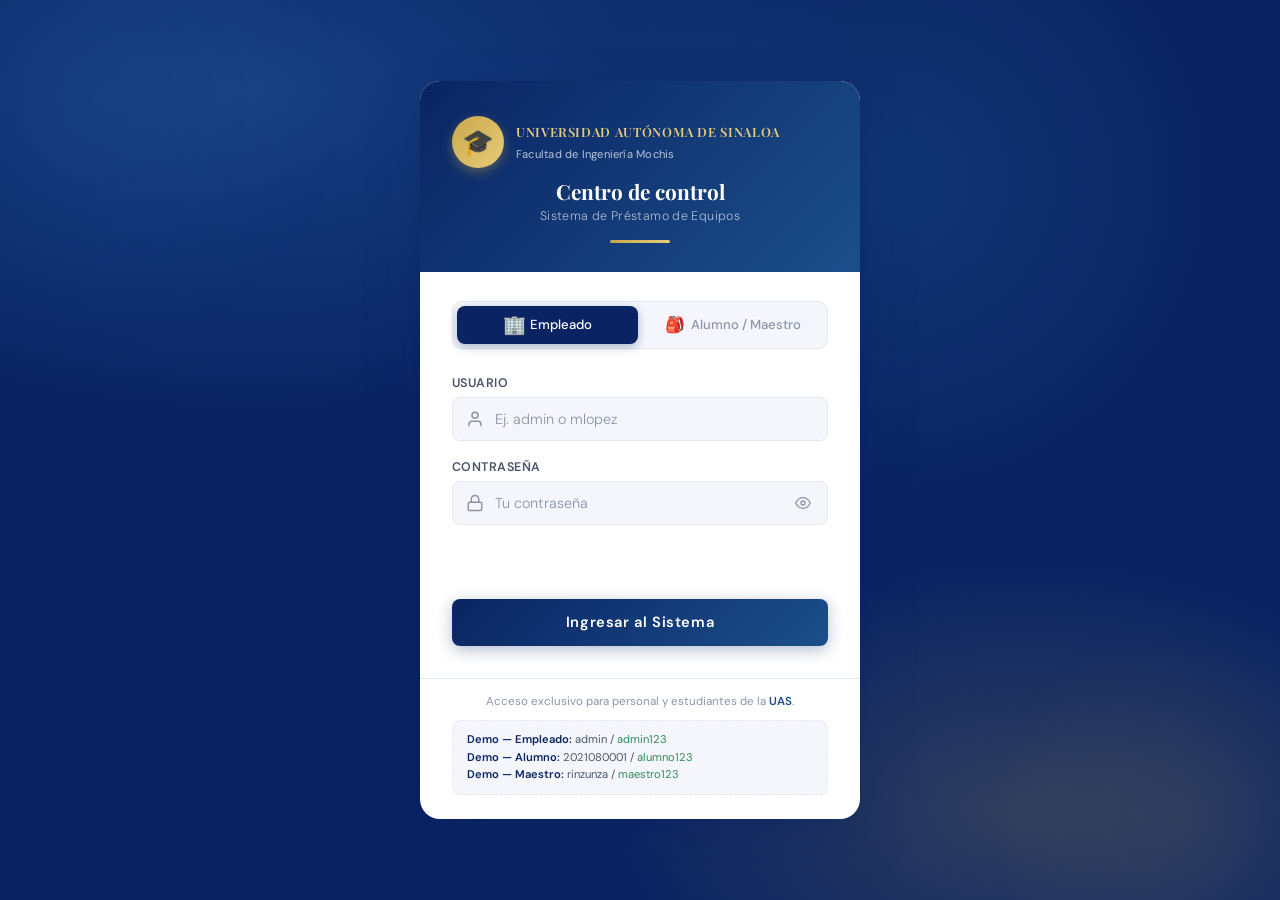
<file: index.html>
<!doctype html>
<html lang="es">
  <head>
    <meta charset="UTF-8" />
    <meta name="viewport" content="width=device-width, initial-scale=1.0" />
    <meta
      name="description"
      content="Sistema de Préstamo de Equipos — Facultad de Ingeniería Mochis, UAS"
    />
    <title>Acceso al Sistema | UAS — Préstamo de Equipos</title>

    <!-- Fuentes Google (cargadas aquí una sola vez; eliminado el @import duplicado en CSS) -->
    <link rel="preconnect" href="https://fonts.googleapis.com" />
    <link rel="preconnect" href="https://fonts.gstatic.com" crossorigin />
    <link
      href="https://fonts.googleapis.com/css2?family=DM+Sans:wght@300;400;500;600&family=Playfair+Display:wght@600;700&display=swap"
      rel="stylesheet"
    />

    <!-- Hojas de estilo -->
    <link rel="stylesheet" href="css/base.css" />
    <link rel="stylesheet" href="css/login.css" />
  </head>
  <body>
    <!-- ════════════════════════════════════════════════════════
       TARJETA DE LOGIN
  ═════════════════════════════════════════════════════════ -->
    <div
      class="login-card"
      role="main"
      aria-label="Formulario de inicio de sesión"
    >
      <!-- ── Cabecera institucional ──────────────────────────── -->
      <header class="card-header">
        <div class="logo-wrapper">
          <div class="logo-escudo" role="img" aria-label="Escudo UAS">🎓</div>
          <div class="logo-text">
            <span class="universidad">Universidad Autónoma de Sinaloa</span>
            <span class="facultad">Facultad de Ingeniería Mochis</span>
          </div>
        </div>
        <h1>Centro de control</h1>
        <p>Sistema de Préstamo de Equipos</p>
      </header>

      <!-- ── Cuerpo del formulario ───────────────────────────── -->
      <div class="card-body">
        <!-- Toggle de rol -->
        <div
          class="rol-switcher"
          role="group"
          aria-label="Seleccionar rol de acceso"
        >
          <button
            id="toggle-empleado"
            class="rol-btn active"
            type="button"
            aria-pressed="true"
            title="Acceder como Empleado"
          >
            <span class="icono" aria-hidden="true">🏢</span>
            Empleado
          </button>
          <button
            id="toggle-alumno"
            class="rol-btn"
            type="button"
            aria-pressed="false"
            title="Acceder como Alumno o Maestro"
          >
            <span class="icono" aria-hidden="true">🎒</span>
            Alumno / Maestro
          </button>
        </div>

        <!-- Campo: Usuario / Matrícula -->
        <div class="campo-grupo">
          <label for="input-usuario" id="label-usuario">Usuario</label>
          <div class="input-wrapper">
            <span class="input-icono" aria-hidden="true">
              <svg
                xmlns="http://www.w3.org/2000/svg"
                viewBox="0 0 24 24"
                fill="none"
                stroke="currentColor"
                stroke-width="2"
                stroke-linecap="round"
                stroke-linejoin="round"
              >
                <path d="M20 21v-2a4 4 0 0 0-4-4H8a4 4 0 0 0-4 4v2" />
                <circle cx="12" cy="7" r="4" />
              </svg>
            </span>
            <input
              type="text"
              id="input-usuario"
              name="usuario"
              placeholder="Ej. admin o mlopez"
              autocomplete="username"
              spellcheck="false"
              autocapitalize="none"
              aria-required="true"
              aria-describedby="error-msg"
            />
          </div>
        </div>

        <!-- Campo: Contraseña -->
        <div class="campo-grupo">
          <label for="input-password">Contraseña</label>
          <div class="input-wrapper">
            <span class="input-icono" aria-hidden="true">
              <svg
                xmlns="http://www.w3.org/2000/svg"
                viewBox="0 0 24 24"
                fill="none"
                stroke="currentColor"
                stroke-width="2"
                stroke-linecap="round"
                stroke-linejoin="round"
              >
                <rect x="3" y="11" width="18" height="11" rx="2" ry="2" />
                <path d="M7 11V7a5 5 0 0 1 10 0v4" />
              </svg>
            </span>
            <input
              type="password"
              id="input-password"
              name="password"
              placeholder="Tu contraseña"
              class="has-right-icon"
              autocomplete="current-password"
              aria-required="true"
              aria-describedby="error-msg"
            />
            <button
              type="button"
              id="btn-show-pass"
              class="btn-show-pass"
              aria-label="Mostrar contraseña"
              title="Mostrar / ocultar contraseña"
            >
              <svg
                xmlns="http://www.w3.org/2000/svg"
                viewBox="0 0 24 24"
                fill="none"
                stroke="currentColor"
                stroke-width="2"
                stroke-linecap="round"
                stroke-linejoin="round"
              >
                <path d="M1 12s4-8 11-8 11 8 11 8-4 8-11 8-11-8-11-8z" />
                <circle cx="12" cy="12" r="3" />
              </svg>
            </button>
          </div>
        </div>

        <!-- Mensaje de error -->
        <div
          id="error-msg"
          class="error-msg"
          role="alert"
          aria-live="assertive"
          aria-atomic="true"
        ></div>

        <!-- Botón de acceso -->
        <button
          type="button"
          id="btn-login"
          class="btn-login"
          aria-label="Iniciar sesión"
        >
          <span id="login-spinner" class="spinner" aria-hidden="true"></span>
          <span class="btn-text">Ingresar al Sistema</span>
        </button>
      </div>
      <!-- /card-body -->

      <!-- ── Pie con credenciales demo ─────────────────────── -->
      <footer class="card-footer">
        <p>
          Acceso exclusivo para personal y estudiantes de la
          <strong>UAS</strong>.
        </p>

        <!-- ⚠️ Eliminar este bloque en producción ⚠️ -->
        <div class="demo-info" aria-label="Credenciales de demostración">
          <p>
            <strong>Demo — Empleado:</strong> admin / <em>admin123</em><br />
            <strong>Demo — Alumno:</strong> 2021080001 / <em>alumno123</em
            ><br />
            <strong>Demo — Maestro:</strong> rinzunza / <em>maestro123</em>
          </p>
        </div>
      </footer>
    </div>
    <!-- /login-card -->

    <script src="js/database.js"></script>
    <script src="js/auth.js"></script>
  </body>
</html>
</file>
<file: css/base.css>
/* ============================================================
   BASE.CSS — Variables globales y reset
   Sistema de Préstamo de Equipos | UAS FIM
   ============================================================
   Colores institucionales UAS:
     Azul marino principal : #0A2463
     Azul medio            : #1B4F8A
     Dorado UAS            : #C9A84C
     Verde esmeralda       : #2E8B57
     Blanco / Off-white    : #F8F9FC
     Texto oscuro          : #1A1E2E
   ============================================================ */

/* ─── Reset ───────────────────────────────────────────────── */
*, *::before, *::after {
  box-sizing: border-box;
  margin: 0;
  padding: 0;
}

/* ─── Variables globales ──────────────────────────────────── */
:root {
  /* Paleta */
  --azul-oscuro:   #0A2463;
  --azul-medio:    #1B4F8A;
  --azul-claro:    #2D72B8;
  --dorado:        #C9A84C;
  --dorado-suave:  #E8CC7A;
  --verde:         #2E8B57;
  --blanco:        #FFFFFF;
  --off-white:     #F4F6FB;
  --gris-claro:    #E2E8F0;
  --gris-medio:    #8A95A8;
  --texto-oscuro:  #1A1E2E;
  --texto-medio:   #4A5568;
  --error:         #E53E3E;
  --error-bg:      #FFF5F5;

  /* Sombras */
  --sombra-card:   0 24px 60px rgba(10, 36, 99, 0.18),
                   0  8px 20px rgba(10, 36, 99, 0.10);

  /* Bordes */
  --radio:         20px;   /* Radio grande — tarjeta principal */
  --radio-sm:       8px;   /* Radio pequeño — inputs, botones  */

  /* Transición estándar */
  --transicion:    0.25s cubic-bezier(0.4, 0, 0.2, 1);

  /* Fuentes (cargadas vía <link> en el HTML) */
  --fuente-display: 'Playfair Display', 'Georgia', serif;
  --fuente-ui:      'DM Sans', 'Segoe UI', system-ui, sans-serif;
}

/* ─── Base HTML / body ────────────────────────────────────── */
html {
  height: 100%;
}

body {
  font-family: var(--fuente-ui);
  color: var(--texto-oscuro);
  min-height: 100vh;
  -webkit-font-smoothing: antialiased;
}

/* ─── Accesibilidad: reducir movimiento ───────────────────── */
@media (prefers-reduced-motion: reduce) {
  *, *::before, *::after {
    animation-duration: 0.01ms !important;
    transition-duration: 0.01ms !important;
  }
}
</file>
<file: css/login.css>
/* ============================================================
   LOGIN.CSS — Pantalla de inicio de sesión
   Sistema de Préstamo de Equipos | UAS FIM
   ============================================================ */

/* ─── Fondo animado ───────────────────────────────────────── */
body {
  display: flex;
  align-items: center;
  justify-content: center;
  background-color: var(--azul-oscuro);
  background-image:
    radial-gradient(ellipse 80% 60% at 20% 10%,  rgba(45, 114, 184, 0.35) 0%, transparent 60%),
    radial-gradient(ellipse 60% 50% at 80% 90%,  rgba(201, 168, 76,  0.20) 0%, transparent 55%),
    radial-gradient(ellipse 50% 70% at 70% 20%,  rgba(27,  79,  138, 0.40) 0%, transparent 50%);
  /* FIX: overflow-y: auto en lugar de hidden para evitar
     que el contenido se corte en pantallas pequeñas / zoom */
  overflow-y: auto;
}

/* Figuras geométricas decorativas de fondo */
body::before,
body::after {
  content: '';
  position: fixed;
  border-radius: 50%;
  pointer-events: none;
  animation: flotar 8s ease-in-out infinite alternate;
}

body::before {
  width: 500px; height: 500px;
  background: radial-gradient(circle, rgba(45, 114, 184, 0.12), transparent 70%);
  top: -150px; left: -150px;
}

body::after {
  width: 400px; height: 400px;
  background: radial-gradient(circle, rgba(201, 168, 76, 0.08), transparent 70%);
  bottom: -120px; right: -100px;
  animation-delay: -4s;
}

@keyframes flotar {
  from { transform: translate(0, 0)       scale(1);    }
  to   { transform: translate(20px, 15px) scale(1.05); }
}

/* ─── Tarjeta principal ───────────────────────────────────── */
.login-card {
  position: relative;
  width: 100%;
  max-width: 440px;
  background: var(--blanco);
  border-radius: var(--radio); /* FIX: usa variable en lugar de 20px hardcodeado */
  box-shadow: var(--sombra-card);
  overflow: hidden;
  animation: entradaCard 0.6s cubic-bezier(0.34, 1.56, 0.64, 1) both;
  margin: 1.5rem;
}

@keyframes entradaCard {
  from { opacity: 0; transform: translateY(30px) scale(0.96); }
  to   { opacity: 1; transform: translateY(0)    scale(1);    }
}

/* ─── Cabecera de la tarjeta ──────────────────────────────── */
.card-header {
  background: linear-gradient(135deg, var(--azul-oscuro) 0%, var(--azul-medio) 100%);
  padding: 2.2rem 2rem 1.8rem;
  text-align: center;
  position: relative;
}

/* Línea dorada decorativa */
.card-header::after {
  content: '';
  display: block;
  width: 60px;
  height: 3px;
  background: linear-gradient(90deg, var(--dorado), var(--dorado-suave));
  border-radius: 2px;
  margin: 1rem auto 0;
}

.logo-wrapper {
  display: flex;
  align-items: center;
  justify-content: center;
  gap: 0.75rem;
  margin-bottom: 0.6rem;
}

.logo-escudo {
  width: 52px;
  height: 52px;
  background: linear-gradient(135deg, var(--dorado), var(--dorado-suave));
  border-radius: 50%;
  display: flex;
  align-items: center;
  justify-content: center;
  font-size: 1.6rem;
  box-shadow: 0 4px 12px rgba(201, 168, 76, 0.4);
  flex-shrink: 0;
}

.logo-text {
  text-align: left;
}

.logo-text .universidad {
  font-family: var(--fuente-display);
  font-size: 0.8rem;
  font-weight: 600;
  color: var(--dorado-suave);
  letter-spacing: 0.05em;
  text-transform: uppercase;
  line-height: 1.2;
}

.logo-text .facultad {
  font-size: 0.7rem;
  color: rgba(255, 255, 255, 0.7);
  font-weight: 400;
  letter-spacing: 0.02em;
}

.card-header h1 {
  font-family: var(--fuente-display);
  font-size: 1.3rem;
  font-weight: 700;
  color: var(--blanco);
  line-height: 1.3;
}

.card-header p {
  font-size: 0.78rem;
  color: rgba(255, 255, 255, 0.65);
  margin-top: 0.2rem;
  font-weight: 300;
  letter-spacing: 0.03em;
}

/* ─── Cuerpo del formulario ───────────────────────────────── */
.card-body {
  padding: 1.8rem 2rem 2rem;
}

/* ─── Toggle de roles ─────────────────────────────────────── */
.rol-switcher {
  display: flex;
  background: var(--off-white);
  border-radius: 10px;
  padding: 4px;
  gap: 4px;
  margin-bottom: 1.6rem;
  border: 1px solid var(--gris-claro);
}

.rol-btn {
  flex: 1;
  padding: 0.55rem 0.75rem;
  border: none;
  background: transparent;
  border-radius: var(--radio-sm);
  font-family: var(--fuente-ui);
  font-size: 0.82rem;
  font-weight: 500;
  color: var(--gris-medio);
  cursor: pointer;
  transition: all var(--transicion);
  display: flex;
  align-items: center;
  justify-content: center;
  gap: 6px;
  white-space: nowrap;
}

.rol-btn .icono {
  font-size: 1rem;
  transition: transform var(--transicion);
}

.rol-btn:hover:not(.active) {
  color: var(--texto-medio);
  background: rgba(10, 36, 99, 0.05);
}

.rol-btn.active {
  background: var(--azul-oscuro);
  color: var(--blanco);
  box-shadow: 0 3px 10px rgba(10, 36, 99, 0.30);
}

.rol-btn.active .icono {
  transform: scale(1.15);
}

/* ─── Grupos de campo ─────────────────────────────────────── */
.campo-grupo {
  margin-bottom: 1.1rem;
}

.campo-grupo label {
  display: block;
  font-size: 0.78rem;
  font-weight: 600;
  color: var(--texto-medio);
  margin-bottom: 0.4rem;
  letter-spacing: 0.04em;
  text-transform: uppercase;
}

.input-wrapper {
  position: relative;
  display: flex;
  align-items: center;
}

.input-icono {
  position: absolute;
  left: 0.9rem;
  color: var(--gris-medio);
  display: flex;
  align-items: center;
  pointer-events: none;
  transition: color var(--transicion);
}

.input-icono svg { width: 18px; height: 18px; }

.campo-grupo input {
  width: 100%;
  padding: 0.75rem 0.9rem 0.75rem 2.6rem;
  border: 1.5px solid var(--gris-claro);
  border-radius: var(--radio-sm);
  font-family: var(--fuente-ui);
  font-size: 0.9rem;
  font-weight: 400;
  color: var(--texto-oscuro);
  background: var(--off-white);
  transition: all var(--transicion);
  outline: none;
}

.campo-grupo input::placeholder {
  color: var(--gris-medio);
  font-weight: 300;
}

.campo-grupo input:focus {
  border-color: var(--azul-claro);
  background: var(--blanco);
  box-shadow: 0 0 0 3px rgba(45, 114, 184, 0.12);
}

/* FIX: eliminado el selector incorrecto
   ".campo-grupo input:focus + .input-icono" que nunca
   aplicaba porque .input-icono está ANTES del <input> en el DOM.
   Solo se conserva :focus-within que sí funciona correctamente. */
.input-wrapper:focus-within .input-icono {
  color: var(--azul-claro);
}

/* Input con icono a la derecha (contraseña) */
.campo-grupo input.has-right-icon {
  padding-right: 2.6rem;
}

.btn-show-pass {
  position: absolute;
  right: 0.8rem;
  background: none;
  border: none;
  cursor: pointer;
  color: var(--gris-medio);
  display: flex;
  align-items: center;
  padding: 4px;
  border-radius: 4px;
  transition: color var(--transicion);
}

.btn-show-pass:hover { color: var(--azul-medio); }
.btn-show-pass svg   { width: 16px; height: 16px; }

/* Animación de error en input */
@keyframes shake {
  0%, 100% { transform: translateX(0);    }
  20%       { transform: translateX(-6px); }
  40%       { transform: translateX( 6px); }
  60%       { transform: translateX(-4px); }
  80%       { transform: translateX( 4px); }
}

.campo-grupo input.shake {
  animation: shake 0.4s ease;
  border-color: var(--error);
}

/* ─── Mensaje de error ────────────────────────────────────── */
.error-msg {
  display: flex;
  align-items: center;
  gap: 0.5rem;
  background: var(--error-bg);
  border: 1px solid rgba(229, 62, 62, 0.25);
  color: var(--error);
  border-radius: var(--radio-sm);
  padding: 0.6rem 0.85rem;
  font-size: 0.8rem;
  font-weight: 500;
  margin-bottom: 1.1rem;
  opacity: 0;
  transform: translateY(-4px);
  transition: opacity var(--transicion), transform var(--transicion);
  pointer-events: none;
  min-height: 0;
  overflow: hidden;
}

.error-msg.visible {
  opacity: 1;
  transform: translateY(0);
  pointer-events: auto;
}

.error-msg::before {
  content: '⚠';
  font-size: 0.85rem;
  flex-shrink: 0;
}

/* ─── Botón de login ──────────────────────────────────────── */
.btn-login {
  width: 100%;
  padding: 0.85rem 1rem;
  background: linear-gradient(135deg, var(--azul-oscuro), var(--azul-medio));
  color: var(--blanco);
  border: none;
  border-radius: var(--radio-sm);
  font-family: var(--fuente-ui);
  font-size: 0.92rem;
  font-weight: 600;
  letter-spacing: 0.04em;
  cursor: pointer;
  transition: all var(--transicion);
  position: relative;
  overflow: hidden;
  display: flex;
  align-items: center;
  justify-content: center;
  gap: 0.6rem;
  box-shadow: 0 4px 15px rgba(10, 36, 99, 0.30);
}

.btn-login::before {
  content: '';
  position: absolute;
  inset: 0;
  background: linear-gradient(135deg, var(--dorado), var(--dorado-suave));
  opacity: 0;
  transition: opacity var(--transicion);
}

.btn-login:hover:not(:disabled)::before { opacity: 1; }
.btn-login:hover:not(:disabled) {
  box-shadow: 0 6px 20px rgba(10, 36, 99, 0.40);
  transform: translateY(-1px);
}

.btn-login:hover:not(:disabled) .btn-text { color: var(--azul-oscuro); }

.btn-login:active:not(:disabled) {
  transform: translateY(0);
  box-shadow: 0 3px 10px rgba(10, 36, 99, 0.25);
}

.btn-login:disabled {
  cursor: not-allowed;
  opacity: 0.75;
}

.btn-text {
  position: relative;
  z-index: 1;
  transition: color var(--transicion);
}

/* Spinner de carga */
.spinner {
  display: none;
  width: 18px; height: 18px;
  border: 2.5px solid rgba(255, 255, 255, 0.35);
  border-top-color: var(--blanco);
  border-radius: 50%;
  animation: girar 0.7s linear infinite;
  position: relative;
  z-index: 1;
}

@keyframes girar {
  to { transform: rotate(360deg); }
}

/* ─── Pie de la tarjeta ───────────────────────────────────── */
.card-footer {
  padding: 0.9rem 2rem 1.5rem;
  text-align: center;
  border-top: 1px solid var(--gris-claro);
}

.card-footer p {
  font-size: 0.72rem;
  color: var(--gris-medio);
  line-height: 1.5;
}

.card-footer strong {
  color: var(--azul-medio);
  font-weight: 600;
}

/* ─── Credenciales demo (sólo desarrollo) ─────────────────── */
.demo-info {
  margin-top: 0.6rem;
  background: var(--off-white);
  border: 1px dashed var(--gris-claro);
  border-radius: var(--radio-sm);
  padding: 0.6rem 0.9rem;
  text-align: left;
}

.demo-info p {
  font-size: 0.7rem;
  color: var(--texto-medio);
  line-height: 1.6;
  margin: 0;
}

.demo-info strong { color: var(--azul-oscuro); font-weight: 600; }
.demo-info em     { color: var(--verde);       font-style: normal; }

/* ─── Responsive ──────────────────────────────────────────── */
@media (max-width: 480px) {
  .login-card  { margin: 1rem; border-radius: 16px; }
  .card-header { padding: 1.6rem 1.5rem 1.4rem; }
  .card-body   { padding: 1.4rem 1.5rem 1.5rem; }
  .card-footer { padding: 0.8rem 1.5rem 1.2rem; }

  .logo-text .universidad { font-size: 0.72rem; }
  .card-header h1         { font-size: 1.15rem; }
}
</file>
<file: css/dashboard.css>
/* ============================================================
   DASHBOARD.CSS — Estilos compartidos de los dashboards
   Sistema de Préstamo de Equipos | UAS FIM
   ============================================================ */

/* ─── Fondo base ──────────────────────────────────────────── */
body {
  background: var(--off-white);
}

/* ─── Barra de navegación superior ───────────────────────── */
.topbar {
  color: var(--blanco);
  padding: 0 2rem;
  height: 64px;
  display: flex;
  align-items: center;
  justify-content: space-between;
  box-shadow: 0 2px 12px rgba(10, 36, 99, 0.2);
  position: sticky;
  top: 0;
  z-index: 100;
}

/* Variante azul — Empleado */
.topbar--empleado {
  background: linear-gradient(135deg, var(--azul-oscuro), var(--azul-medio));
}

/* Variante verde — Alumno / Maestro */
.topbar--usuario {
  background: linear-gradient(135deg, var(--azul-oscuro), var(--verde));
}

.topbar-brand {
  display: flex;
  align-items: center;
  gap: 0.75rem;
}

.topbar-brand .escudo {
  width: 38px; height: 38px;
  background: linear-gradient(135deg, var(--dorado), var(--dorado-suave));
  border-radius: 50%;
  display: flex;
  align-items: center;
  justify-content: center;
  font-size: 1.2rem;
  flex-shrink: 0;
}

.topbar-brand span {
  font-size: 0.88rem;
  font-weight: 600;
  letter-spacing: 0.03em;
}

.topbar-right {
  display: flex;
  align-items: center;
  gap: 1rem;
}

.usuario-info {
  text-align: right;
}

.usuario-info .nombre {
  font-size: 0.85rem;
  font-weight: 600;
}

.usuario-info .tipo {
  font-size: 0.7rem;
  color: rgba(255, 255, 255, 0.65);
}

.btn-salir {
  background: rgba(255, 255, 255, 0.15);
  border: 1px solid rgba(255, 255, 255, 0.3);
  color: var(--blanco);
  padding: 0.4rem 0.9rem;
  border-radius: 6px;
  font-family: var(--fuente-ui);
  font-size: 0.8rem;
  font-weight: 500;
  cursor: pointer;
  transition: background var(--transicion);
}

.btn-salir:hover {
  background: rgba(255, 255, 255, 0.25);
}

/* ─── Área principal ──────────────────────────────────────── */
.main {
  max-width: 1100px;
  margin: 0 auto;
  padding: 2rem;
}

/* ─── Tarjeta de bienvenida (Empleado) ────────────────────── */
.bienvenida {
  background: var(--blanco);
  border-radius: 14px;
  padding: 2rem;
  box-shadow: 0 4px 16px rgba(10, 36, 99, 0.08);
  margin-bottom: 2rem;
  border-left: 4px solid var(--dorado);
}

.bienvenida h1 {
  font-family: var(--fuente-display);
  font-size: 1.5rem;
  color: var(--azul-oscuro);
  margin-bottom: 0.4rem;
}

.bienvenida p {
  color: var(--gris-medio);
  font-size: 0.88rem;
}

/* ─── Tarjeta de perfil (Alumno / Maestro) ────────────────── */
.perfil-card {
  background: var(--blanco);
  border-radius: 14px;
  padding: 1.8rem 2rem;
  box-shadow: 0 4px 16px rgba(10, 36, 99, 0.08);
  margin-bottom: 1.5rem;
  display: flex;
  align-items: center;
  gap: 1.5rem;
  border-left: 4px solid var(--verde);
}

.perfil-avatar {
  width: 60px; height: 60px;
  border-radius: 50%;
  background: linear-gradient(135deg, var(--azul-medio), var(--azul-oscuro));
  display: flex;
  align-items: center;
  justify-content: center;
  font-size: 1.6rem;
  flex-shrink: 0;
}

.perfil-datos h2 {
  font-family: var(--fuente-display);
  font-size: 1.25rem;
  color: var(--azul-oscuro);
}

.perfil-datos p {
  font-size: 0.8rem;
  color: var(--gris-medio);
  margin-top: 0.2rem;
}

.perfil-badges {
  display: flex;
  gap: 0.5rem;
  margin-top: 0.5rem;
  flex-wrap: wrap;
}

.badge {
  background: var(--off-white);
  border: 1px solid var(--gris-claro);
  font-size: 0.7rem;
  font-weight: 600;
  color: var(--azul-medio);
  padding: 3px 10px;
  border-radius: 20px;
}

/* ─── Grid de módulos ─────────────────────────────────────── */
.modulos-grid {
  display: grid;
  grid-template-columns: repeat(auto-fill, minmax(200px, 1fr));
  gap: 1.2rem;
}

.modulo-card {
  background: var(--blanco);
  border-radius: 12px;
  padding: 1.5rem;
  box-shadow: 0 2px 8px rgba(10, 36, 99, 0.07);
  border: 1.5px solid transparent;
  cursor: pointer;
  transition: all var(--transicion);
  text-align: center;
}

.modulo-card .icono {
  font-size: 2rem;
  margin-bottom: 0.6rem;
}

.modulo-card h3 {
  font-size: 0.88rem;
  font-weight: 600;
  color: var(--azul-oscuro);
  margin-bottom: 0.25rem;
}

.modulo-card p {
  font-size: 0.72rem;
  color: var(--gris-medio);
}

/* Variante hover azul — Empleado */
.modulo-card--empleado:hover {
  border-color: var(--azul-medio);
  transform: translateY(-2px);
  box-shadow: 0 6px 20px rgba(10, 36, 99, 0.12);
}

/* Variante hover verde — Alumno / Maestro */
.modulo-card--usuario:hover {
  border-color: var(--verde);
  transform: translateY(-2px);
  box-shadow: 0 6px 20px rgba(46, 139, 87, 0.12);
}

/* ─── Badge de fase pendiente ─────────────────────────────── */
.badge-fase2 {
  display: inline-block;
  background: #EDF2F7;
  color: var(--gris-medio);
  font-size: 0.65rem;
  padding: 2px 7px;
  border-radius: 10px;
  margin-top: 0.4rem;
  font-weight: 500;
}

/* ─── Responsive ──────────────────────────────────────────── */
@media (max-width: 600px) {
  .topbar {
    padding: 0 1rem;
    height: auto;
    min-height: 64px;
    flex-wrap: wrap;
    gap: 0.5rem;
    padding-top: 0.75rem;
    padding-bottom: 0.75rem;
  }

  .main {
    padding: 1.2rem 1rem;
  }

  .modulos-grid {
    grid-template-columns: repeat(auto-fill, minmax(160px, 1fr));
    gap: 0.9rem;
  }

  .perfil-card {
    flex-direction: column;
    text-align: center;
  }

  .perfil-badges {
    justify-content: center;
  }
}

/* ============================================================
   FASE 2 — Catálogo de equipos (vista_usuario)
   ============================================================ */

/* ─── Encabezado de sección ───────────────────────────────── */
.catalogo-header {
  display: flex;
  align-items: flex-end;
  justify-content: space-between;
  flex-wrap: wrap;
  gap: 1rem;
  margin-bottom: 1.5rem;
}

.catalogo-header h2 {
  font-family: var(--fuente-display);
  font-size: 1.4rem;
  color: var(--azul-oscuro);
  line-height: 1.2;
}

.catalogo-header p {
  font-size: 0.8rem;
  color: var(--gris-medio);
  margin-top: 0.2rem;
}

/* Contador de equipos disponibles */
.disponibles-count {
  background: linear-gradient(135deg, var(--verde), #3aaa6e);
  color: var(--blanco);
  font-size: 0.75rem;
  font-weight: 600;
  padding: 0.35rem 0.9rem;
  border-radius: 20px;
  white-space: nowrap;
}

/* ─── Grid de equipos ─────────────────────────────────────── */
.equipos-grid {
  display: grid;
  grid-template-columns: repeat(auto-fill, minmax(270px, 1fr));
  gap: 1.3rem;
}

/* ─── Tarjeta de equipo ───────────────────────────────────── */
.equipo-card {
  background: var(--blanco);
  border-radius: 14px;
  box-shadow: 0 2px 10px rgba(10, 36, 99, 0.07);
  border: 1.5px solid var(--gris-claro);
  display: flex;
  flex-direction: column;
  overflow: hidden;
  transition: transform var(--transicion), box-shadow var(--transicion), border-color var(--transicion);
  animation: aparecer 0.4s ease both;
}

@keyframes aparecer {
  from { opacity: 0; transform: translateY(12px); }
  to   { opacity: 1; transform: translateY(0); }
}

/* Retraso escalonado para las primeras 12 tarjetas */
.equipo-card:nth-child(1)  { animation-delay: 0.04s; }
.equipo-card:nth-child(2)  { animation-delay: 0.08s; }
.equipo-card:nth-child(3)  { animation-delay: 0.12s; }
.equipo-card:nth-child(4)  { animation-delay: 0.16s; }
.equipo-card:nth-child(5)  { animation-delay: 0.20s; }
.equipo-card:nth-child(6)  { animation-delay: 0.24s; }
.equipo-card:nth-child(7)  { animation-delay: 0.28s; }
.equipo-card:nth-child(8)  { animation-delay: 0.32s; }

.equipo-card:hover {
  transform: translateY(-3px);
  box-shadow: 0 8px 24px rgba(10, 36, 99, 0.12);
  border-color: var(--azul-claro);
}

.equipo-card--no-disponible {
  opacity: 0.72;
}

.equipo-card--no-disponible:hover {
  transform: none;
  box-shadow: 0 2px 10px rgba(10, 36, 99, 0.07);
  border-color: var(--gris-claro);
}

/* Franja superior de color según estado */
.equipo-card-top {
  height: 5px;
  flex-shrink: 0;
}

.equipo-card-top--disponible   { background: var(--verde); }
.equipo-card-top--solicitado   { background: #D97706; }
.equipo-card-top--prestado     { background: var(--error); }
.equipo-card-top--mantenimiento{ background: var(--gris-medio); }

/* Cuerpo de la tarjeta */
.equipo-card-body {
  padding: 1.2rem 1.3rem 1rem;
  flex: 1;
  display: flex;
  flex-direction: column;
  gap: 0.5rem;
}

.equipo-card-top-row {
  display: flex;
  align-items: flex-start;
  justify-content: space-between;
  gap: 0.5rem;
}

.equipo-emoji {
  font-size: 2rem;
  line-height: 1;
  flex-shrink: 0;
}

/* ─── Badge de estado ─────────────────────────────────────── */
.estado-badge {
  font-size: 0.68rem;
  font-weight: 700;
  padding: 3px 9px;
  border-radius: 20px;
  letter-spacing: 0.03em;
  text-transform: uppercase;
  white-space: nowrap;
  flex-shrink: 0;
}

.estado-badge--disponible {
  background: rgba(46, 139, 87, 0.12);
  color: #1a6b3e;
  border: 1px solid rgba(46, 139, 87, 0.3);
}

.estado-badge--solicitado {
  background: rgba(217, 119, 6, 0.12);
  color: #92400e;
  border: 1px solid rgba(217, 119, 6, 0.3);
}

.estado-badge--prestado {
  background: rgba(229, 62, 62, 0.10);
  color: #9b1c1c;
  border: 1px solid rgba(229, 62, 62, 0.25);
}

.estado-badge--mantenimiento {
  background: rgba(138, 149, 168, 0.15);
  color: #4a5568;
  border: 1px solid rgba(138, 149, 168, 0.3);
}

/* Info del equipo */
.equipo-nombre {
  font-size: 0.92rem;
  font-weight: 700;
  color: var(--texto-oscuro);
  line-height: 1.3;
}

.equipo-meta {
  display: flex;
  align-items: center;
  gap: 0.4rem;
  flex-wrap: wrap;
}

.equipo-categoria {
  font-size: 0.72rem;
  font-weight: 600;
  color: var(--azul-medio);
  background: rgba(27, 79, 138, 0.08);
  padding: 2px 8px;
  border-radius: 4px;
}

.equipo-serie {
  font-size: 0.7rem;
  color: var(--gris-medio);
  font-family: 'Courier New', monospace;
}

.equipo-desc {
  font-size: 0.78rem;
  color: var(--texto-medio);
  line-height: 1.5;
  flex: 1;
  display: -webkit-box;
  -webkit-line-clamp: 2;
  -webkit-box-orient: vertical;
  overflow: hidden;
}

/* Pie de la tarjeta */
.equipo-card-footer {
  padding: 0 1.3rem 1.2rem;
}

/* ─── Botones de acción ───────────────────────────────────── */
.btn-solicitar {
  width: 100%;
  padding: 0.65rem 1rem;
  background: linear-gradient(135deg, var(--azul-oscuro), var(--azul-medio));
  color: var(--blanco);
  border: none;
  border-radius: var(--radio-sm);
  font-family: var(--fuente-ui);
  font-size: 0.82rem;
  font-weight: 600;
  letter-spacing: 0.03em;
  cursor: pointer;
  transition: all var(--transicion);
  display: flex;
  align-items: center;
  justify-content: center;
  gap: 0.4rem;
}

.btn-solicitar:hover {
  background: linear-gradient(135deg, var(--verde), #3aaa6e);
  box-shadow: 0 4px 14px rgba(46, 139, 87, 0.35);
  transform: translateY(-1px);
}

.btn-solicitar:active {
  transform: translateY(0);
}

.btn-no-disponible {
  width: 100%;
  padding: 0.65rem 1rem;
  background: var(--off-white);
  color: var(--gris-medio);
  border: 1.5px solid var(--gris-claro);
  border-radius: var(--radio-sm);
  font-family: var(--fuente-ui);
  font-size: 0.82rem;
  font-weight: 500;
  cursor: not-allowed;
  display: flex;
  align-items: center;
  justify-content: center;
  gap: 0.4rem;
}

/* ─── Estado vacío ────────────────────────────────────────── */
.empty-state {
  text-align: center;
  padding: 4rem 2rem;
  color: var(--gris-medio);
}

.empty-state .empty-icon { font-size: 3rem; margin-bottom: 1rem; }
.empty-state p { font-size: 0.9rem; }

/* ─── Toast de confirmación ───────────────────────────────── */
.toast {
  position: fixed;
  bottom: 1.8rem;
  right: 1.8rem;
  background: var(--azul-oscuro);
  color: var(--blanco);
  border-left: 4px solid var(--verde);
  border-radius: 10px;
  padding: 0.9rem 1.2rem;
  box-shadow: 0 8px 30px rgba(10, 36, 99, 0.3);
  max-width: 340px;
  display: flex;
  align-items: flex-start;
  gap: 0.75rem;
  z-index: 999;
  transform: translateY(120%);
  opacity: 0;
  transition: transform 0.35s cubic-bezier(0.34, 1.56, 0.64, 1),
              opacity  0.35s ease;
  pointer-events: none;
}

.toast.visible {
  transform: translateY(0);
  opacity: 1;
  pointer-events: auto;
}

.toast-icon { font-size: 1.3rem; flex-shrink: 0; margin-top: 1px; }

.toast-body .toast-title {
  font-size: 0.85rem;
  font-weight: 700;
  margin-bottom: 0.2rem;
}

.toast-body .toast-msg {
  font-size: 0.76rem;
  color: rgba(255, 255, 255, 0.75);
  line-height: 1.4;
}

/* ─── Responsive Fase 2 ───────────────────────────────────── */
@media (max-width: 600px) {
  .equipos-grid {
    grid-template-columns: 1fr;
  }

  .catalogo-header {
    flex-direction: column;
    align-items: flex-start;
  }

  .toast {
    left: 1rem;
    right: 1rem;
    bottom: 1rem;
    max-width: none;
  }
}
</file>
<file: css/empleado.css>
/* ============================================================
   EMPLEADO.CSS — Dashboard del Empleado
   Sistema de Préstamo de Equipos | UAS FIM
   ============================================================ */

/* ─── Layout principal ────────────────────────────────────── */
.emp-layout {
  display: flex;
  min-height: calc(100vh - 64px);
}

/* ─── Sidebar ─────────────────────────────────────────────── */
.emp-sidebar {
  width: 220px;
  flex-shrink: 0;
  background: var(--blanco);
  border-right: 1.5px solid var(--gris-claro);
  display: flex;
  flex-direction: column;
  padding: 1.5rem 0 1rem;
  position: sticky;
  top: 64px;
  height: calc(100vh - 64px);
  overflow-y: auto;
}

.emp-sidebar-user {
  display: flex;
  align-items: center;
  gap: 0.7rem;
  padding: 0 1.2rem 1.5rem;
  border-bottom: 1px solid var(--gris-claro);
  margin-bottom: 1rem;
}

.emp-avatar {
  width: 40px; height: 40px;
  border-radius: 50%;
  background: linear-gradient(135deg, var(--azul-oscuro), var(--azul-medio));
  color: var(--blanco);
  font-weight: 700;
  font-size: 1.1rem;
  display: flex;
  align-items: center;
  justify-content: center;
  flex-shrink: 0;
  letter-spacing: 0;
}

.emp-sidebar-name {
  font-size: 0.82rem;
  font-weight: 600;
  color: var(--texto-oscuro);
  white-space: nowrap;
  overflow: hidden;
  text-overflow: ellipsis;
}

.emp-sidebar-role {
  font-size: 0.68rem;
  color: var(--gris-medio);
  margin-top: 1px;
}

/* Navegación lateral */
.emp-nav {
  flex: 1;
  display: flex;
  flex-direction: column;
  gap: 0.2rem;
  padding: 0 0.8rem;
}

.emp-nav-item {
  display: flex;
  align-items: center;
  gap: 0.7rem;
  padding: 0.65rem 0.85rem;
  border-radius: 8px;
  border: none;
  background: transparent;
  cursor: pointer;
  width: 100%;
  text-align: left;
  font-family: var(--fuente-ui);
  font-size: 0.83rem;
  font-weight: 500;
  color: var(--texto-medio);
  transition: all var(--transicion);
  position: relative;
}

.emp-nav-item:hover {
  background: var(--off-white);
  color: var(--azul-oscuro);
}

.emp-nav-item.active {
  background: rgba(10, 36, 99, 0.07);
  color: var(--azul-oscuro);
  font-weight: 600;
}

.emp-nav-item.active::before {
  content: '';
  position: absolute;
  left: 0;
  top: 20%;
  bottom: 20%;
  width: 3px;
  border-radius: 0 3px 3px 0;
  background: var(--azul-medio);
}

.emp-nav-icon {
  font-size: 1.05rem;
  flex-shrink: 0;
}

.emp-nav-label {
  flex: 1;
}

.emp-nav-badge {
  background: #D97706;
  color: #fff;
  font-size: 0.65rem;
  font-weight: 700;
  min-width: 18px;
  height: 18px;
  border-radius: 9px;
  display: inline-flex;
  align-items: center;
  justify-content: center;
  padding: 0 5px;
  transition: transform 0.2s;
}

.emp-nav-badge--blue {
  background: var(--azul-medio);
}

.emp-nav-badge:empty,
.emp-nav-badge[data-count="0"] {
  display: none;
}

/* Pie del sidebar */
.emp-sidebar-footer {
  padding: 1rem 1.2rem 0;
  border-top: 1px solid var(--gris-claro);
  text-align: center;
}

.emp-clock {
  font-size: 1.3rem;
  font-weight: 700;
  color: var(--azul-oscuro);
  font-variant-numeric: tabular-nums;
  letter-spacing: 0.04em;
}

.emp-fecha {
  font-size: 0.68rem;
  color: var(--gris-medio);
  margin-top: 0.2rem;
}

/* ─── Topbar badge del empleado ───────────────────────────── */
.empleado-badge {
  display: flex;
  align-items: center;
  gap: 0.45rem;
  background: rgba(255,255,255,0.12);
  padding: 0.3rem 0.75rem;
  border-radius: 20px;
  font-size: 0.8rem;
  font-weight: 600;
}

.emp-dot {
  width: 7px; height: 7px;
  border-radius: 50%;
  background: #4ade80;
  animation: pulso 2s infinite;
}

@keyframes pulso {
  0%, 100% { opacity: 1; }
  50% { opacity: 0.4; }
}

/* ─── Área de contenido ───────────────────────────────────── */
.emp-main {
  flex: 1;
  padding: 2rem;
  min-width: 0;
  background: var(--off-white);
}

/* ─── Tabs ────────────────────────────────────────────────── */
.emp-tab {
  display: none;
  animation: fadeIn 0.25s ease;
}

.emp-tab.active {
  display: block;
}

@keyframes fadeIn {
  from { opacity: 0; transform: translateY(6px); }
  to   { opacity: 1; transform: translateY(0); }
}

/* ─── Encabezado de sección ───────────────────────────────── */
.emp-section-header {
  display: flex;
  align-items: flex-start;
  justify-content: space-between;
  margin-bottom: 1.5rem;
  gap: 1rem;
}

.emp-section-title {
  font-family: var(--fuente-display);
  font-size: 1.4rem;
  color: var(--azul-oscuro);
  line-height: 1.2;
}

.emp-section-subtitle {
  font-size: 0.8rem;
  color: var(--gris-medio);
  margin-top: 0.25rem;
}

.btn-refresh {
  background: var(--blanco);
  border: 1.5px solid var(--gris-claro);
  color: var(--azul-medio);
  width: 36px; height: 36px;
  border-radius: 8px;
  font-size: 1.1rem;
  cursor: pointer;
  display: flex; align-items: center; justify-content: center;
  transition: all var(--transicion);
  flex-shrink: 0;
}

.btn-refresh:hover {
  background: var(--azul-oscuro);
  color: var(--blanco);
  border-color: var(--azul-oscuro);
}

/* ─── Tarjetas de solicitud ───────────────────────────────── */
.solicitudes-lista {
  display: flex;
  flex-direction: column;
  gap: 0.9rem;
}

.solicitud-card {
  background: var(--blanco);
  border-radius: 12px;
  border: 1.5px solid var(--gris-claro);
  box-shadow: 0 2px 8px rgba(10, 36, 99, 0.05);
  display: flex;
  align-items: center;
  gap: 1.2rem;
  padding: 1.1rem 1.4rem;
  transition: all var(--transicion);
  animation: deslizar 0.3s ease both;
}

@keyframes deslizar {
  from { opacity: 0; transform: translateX(-8px); }
  to   { opacity: 1; transform: translateX(0); }
}

.solicitud-card:hover {
  border-color: #D97706;
  box-shadow: 0 4px 16px rgba(217, 119, 6, 0.1);
}

.solicitud-urgente {
  width: 4px;
  align-self: stretch;
  border-radius: 4px;
  background: #D97706;
  flex-shrink: 0;
}

.solicitud-equipo-icon {
  font-size: 2rem;
  flex-shrink: 0;
}

.solicitud-datos {
  flex: 1;
  min-width: 0;
}

.solicitud-equipo-nombre {
  font-size: 0.92rem;
  font-weight: 700;
  color: var(--texto-oscuro);
  margin-bottom: 0.3rem;
  white-space: nowrap;
  overflow: hidden;
  text-overflow: ellipsis;
}

.solicitud-meta {
  display: flex;
  flex-wrap: wrap;
  gap: 0.4rem 0.8rem;
  font-size: 0.75rem;
  color: var(--texto-medio);
}

.solicitud-meta strong {
  color: var(--texto-oscuro);
}

.solicitud-tiempo {
  font-size: 0.7rem;
  color: var(--gris-medio);
  margin-top: 0.35rem;
  display: flex;
  align-items: center;
  gap: 0.3rem;
}

.solicitud-acciones {
  display: flex;
  gap: 0.6rem;
  flex-shrink: 0;
}

/* ─── Botones de acción en solicitudes ────────────────────── */
.btn-aprobar {
  padding: 0.5rem 1rem;
  background: linear-gradient(135deg, #16a34a, #15803d);
  color: #fff;
  border: none;
  border-radius: 7px;
  font-family: var(--fuente-ui);
  font-size: 0.78rem;
  font-weight: 600;
  cursor: pointer;
  transition: all var(--transicion);
  display: flex; align-items: center; gap: 0.35rem;
  white-space: nowrap;
}

.btn-aprobar:hover {
  transform: translateY(-1px);
  box-shadow: 0 4px 12px rgba(22, 163, 74, 0.35);
}

.btn-rechazar {
  padding: 0.5rem 0.9rem;
  background: var(--blanco);
  color: var(--error);
  border: 1.5px solid rgba(229, 62, 62, 0.4);
  border-radius: 7px;
  font-family: var(--fuente-ui);
  font-size: 0.78rem;
  font-weight: 600;
  cursor: pointer;
  transition: all var(--transicion);
  display: flex; align-items: center; gap: 0.35rem;
  white-space: nowrap;
}

.btn-rechazar:hover {
  background: var(--error);
  color: #fff;
  border-color: var(--error);
  transform: translateY(-1px);
}

/* ─── Tabla de bitácora ───────────────────────────────────── */
.tabla-wrapper {
  background: var(--blanco);
  border-radius: 14px;
  border: 1.5px solid var(--gris-claro);
  box-shadow: 0 2px 10px rgba(10, 36, 99, 0.06);
  overflow: hidden;
}

.tabla-bitacora {
  width: 100%;
  border-collapse: collapse;
  font-size: 0.82rem;
}

.tabla-bitacora thead {
  background: linear-gradient(135deg, var(--azul-oscuro), var(--azul-medio));
  color: var(--blanco);
}

.tabla-bitacora thead th {
  padding: 0.85rem 1rem;
  text-align: left;
  font-size: 0.72rem;
  font-weight: 600;
  letter-spacing: 0.06em;
  text-transform: uppercase;
  white-space: nowrap;
}

.tabla-bitacora tbody tr {
  border-bottom: 1px solid var(--gris-claro);
  transition: background var(--transicion);
}

.tabla-bitacora tbody tr:last-child {
  border-bottom: none;
}

.tabla-bitacora tbody tr:hover {
  background: rgba(10, 36, 99, 0.03);
}

.tabla-bitacora tbody td {
  padding: 0.85rem 1rem;
  color: var(--texto-oscuro);
  vertical-align: middle;
}

.tipo-badge {
  font-size: 0.68rem;
  font-weight: 700;
  padding: 2px 7px;
  border-radius: 4px;
  text-transform: uppercase;
  letter-spacing: 0.04em;
}

.tipo-badge--alumno {
  background: rgba(27, 79, 138, 0.1);
  color: var(--azul-medio);
}

.tipo-badge--maestro {
  background: rgba(46, 139, 87, 0.1);
  color: var(--verde);
}

.hora-cell {
  font-family: 'Courier New', monospace;
  font-size: 0.78rem;
  color: var(--texto-medio);
}

.equipo-cell {
  font-weight: 600;
  color: var(--texto-oscuro);
}

.btn-devolver {
  padding: 0.42rem 0.85rem;
  background: linear-gradient(135deg, var(--azul-medio), var(--azul-claro));
  color: #fff;
  border: none;
  border-radius: 6px;
  font-family: var(--fuente-ui);
  font-size: 0.74rem;
  font-weight: 600;
  cursor: pointer;
  transition: all var(--transicion);
  display: inline-flex;
  align-items: center;
  gap: 0.3rem;
  white-space: nowrap;
}

.btn-devolver:hover {
  transform: translateY(-1px);
  box-shadow: 0 4px 12px rgba(27, 79, 138, 0.35);
}

/* ─── Estado vacío ────────────────────────────────────────── */
.emp-empty {
  text-align: center;
  padding: 4rem 2rem;
  color: var(--gris-medio);
}

.emp-empty .emp-empty-icon {
  font-size: 3.5rem;
  margin-bottom: 1rem;
  display: block;
}

.emp-empty h3 {
  font-size: 1rem;
  font-weight: 600;
  color: var(--texto-medio);
  margin-bottom: 0.4rem;
}

.emp-empty p {
  font-size: 0.82rem;
  color: var(--gris-medio);
}

/* ─── Coming soon ─────────────────────────────────────────── */
.emp-coming-soon {
  background: var(--blanco);
  border-radius: 16px;
  border: 2px dashed var(--gris-claro);
  padding: 4rem 2rem;
  text-align: center;
  color: var(--gris-medio);
}

.emp-coming-soon .coming-icon {
  font-size: 3.5rem;
  margin-bottom: 1rem;
}

.emp-coming-soon h3 {
  font-size: 1.1rem;
  font-weight: 700;
  color: var(--texto-medio);
  margin-bottom: 0.5rem;
}

.emp-coming-soon p {
  font-size: 0.84rem;
  max-width: 380px;
  margin: 0 auto 1.2rem;
  line-height: 1.6;
}

.coming-chips {
  display: flex;
  gap: 0.5rem;
  justify-content: center;
  flex-wrap: wrap;
}

.coming-chips span {
  font-size: 0.72rem;
  font-weight: 600;
  background: var(--off-white);
  border: 1px solid var(--gris-claro);
  color: var(--azul-medio);
  padding: 4px 12px;
  border-radius: 20px;
}

/* ─── Modal ───────────────────────────────────────────────── */
.modal-overlay {
  position: fixed;
  inset: 0;
  background: rgba(10, 36, 99, 0.45);
  backdrop-filter: blur(3px);
  z-index: 500;
  display: flex;
  align-items: center;
  justify-content: center;
  opacity: 0;
  pointer-events: none;
  transition: opacity 0.2s;
}

.modal-overlay.visible {
  opacity: 1;
  pointer-events: auto;
}

.modal-box {
  background: var(--blanco);
  border-radius: 16px;
  padding: 2.2rem 2.4rem;
  max-width: 380px;
  width: 90%;
  text-align: center;
  box-shadow: 0 20px 60px rgba(10, 36, 99, 0.25);
  transform: scale(0.92) translateY(8px);
  transition: transform 0.25s cubic-bezier(0.34, 1.56, 0.64, 1);
}

.modal-overlay.visible .modal-box {
  transform: scale(1) translateY(0);
}

.modal-icon {
  font-size: 2.8rem;
  margin-bottom: 0.8rem;
}

.modal-titulo {
  font-family: var(--fuente-display);
  font-size: 1.15rem;
  color: var(--texto-oscuro);
  margin-bottom: 0.5rem;
}

.modal-texto {
  font-size: 0.84rem;
  color: var(--texto-medio);
  line-height: 1.6;
  margin-bottom: 1.5rem;
}

.modal-btns {
  display: flex;
  gap: 0.75rem;
  justify-content: center;
}

.modal-btn-cancel {
  padding: 0.6rem 1.4rem;
  background: var(--off-white);
  border: 1.5px solid var(--gris-claro);
  color: var(--texto-medio);
  border-radius: 8px;
  font-family: var(--fuente-ui);
  font-size: 0.84rem;
  font-weight: 500;
  cursor: pointer;
  transition: all var(--transicion);
}

.modal-btn-cancel:hover {
  background: var(--gris-claro);
}

.modal-btn-confirm {
  padding: 0.6rem 1.4rem;
  background: linear-gradient(135deg, var(--azul-oscuro), var(--azul-medio));
  border: none;
  color: #fff;
  border-radius: 8px;
  font-family: var(--fuente-ui);
  font-size: 0.84rem;
  font-weight: 600;
  cursor: pointer;
  transition: all var(--transicion);
}

.modal-btn-confirm:hover {
  box-shadow: 0 4px 14px rgba(10, 36, 99, 0.3);
}

.modal-btn-confirm.danger {
  background: linear-gradient(135deg, #dc2626, #b91c1c);
}

.modal-btn-confirm.success {
  background: linear-gradient(135deg, #16a34a, #15803d);
}

/* ─── Responsive ──────────────────────────────────────────── */
@media (max-width: 768px) {
  .emp-layout {
    flex-direction: column;
  }

  .emp-sidebar {
    width: 100%;
    height: auto;
    position: static;
    flex-direction: row;
    padding: 0.6rem 0.8rem;
    align-items: center;
    gap: 0.5rem;
    overflow-x: auto;
    border-right: none;
    border-bottom: 1.5px solid var(--gris-claro);
  }

  .emp-sidebar-user,
  .emp-sidebar-footer {
    display: none;
  }

  .emp-nav {
    flex-direction: row;
    flex: unset;
    padding: 0;
    gap: 0.3rem;
  }

  .emp-nav-item {
    white-space: nowrap;
    padding: 0.5rem 0.75rem;
  }

  .emp-nav-item::before {
    display: none;
  }

  .emp-main {
    padding: 1.2rem 1rem;
  }

  .solicitud-card {
    flex-wrap: wrap;
  }

  .solicitud-acciones {
    width: 100%;
    justify-content: flex-end;
    margin-top: 0.5rem;
  }

  .tabla-wrapper {
    overflow-x: auto;
  }

  .tabla-bitacora {
    min-width: 700px;
  }
}

/* ============================================================
   FASE 4 — Módulo de Administración (sub-tabs + CRUDs)
   ============================================================ */

/* ─── Barra de sub-tabs ───────────────────────────────────── */
.adm-subtabs-bar {
  display: flex;
  gap: 0.4rem;
  background: var(--blanco);
  border: 1.5px solid var(--gris-claro);
  border-radius: 12px;
  padding: 0.4rem;
  margin-bottom: 1.5rem;
  flex-wrap: wrap;
}

.adm-subtab {
  flex: 1;
  min-width: 110px;
  padding: 0.6rem 1rem;
  border: none;
  border-radius: 8px;
  background: transparent;
  color: var(--texto-medio);
  font-family: var(--fuente-ui);
  font-size: 0.82rem;
  font-weight: 500;
  cursor: pointer;
  transition: all var(--transicion);
  white-space: nowrap;
  text-align: center;
}

.adm-subtab:hover {
  background: var(--off-white);
  color: var(--azul-oscuro);
}

.adm-subtab.active {
  background: linear-gradient(135deg, var(--azul-oscuro), var(--azul-medio));
  color: var(--blanco);
  font-weight: 600;
  box-shadow: 0 3px 10px rgba(10, 36, 99, 0.2);
}

/* ─── Panel de sub-tab ────────────────────────────────────── */
.adm-panel {
  display: none;
  animation: fadeIn 0.22s ease;
}

.adm-panel.active {
  display: block;
}

.adm-panel-header {
  display: flex;
  align-items: center;
  justify-content: space-between;
  margin-bottom: 1rem;
  gap: 1rem;
  flex-wrap: wrap;
}

.adm-panel-info {
  display: flex;
  align-items: center;
  gap: 0.75rem;
}

.adm-count {
  font-size: 0.78rem;
  color: var(--gris-medio);
  background: var(--off-white);
  border: 1px solid var(--gris-claro);
  padding: 3px 10px;
  border-radius: 20px;
}

/* ─── Botón "Nuevo" ───────────────────────────────────────── */
.btn-adm-nuevo {
  padding: 0.55rem 1.1rem;
  background: linear-gradient(135deg, var(--azul-oscuro), var(--azul-medio));
  color: var(--blanco);
  border: none;
  border-radius: 8px;
  font-family: var(--fuente-ui);
  font-size: 0.82rem;
  font-weight: 600;
  cursor: pointer;
  transition: all var(--transicion);
  display: inline-flex;
  align-items: center;
  gap: 0.3rem;
}

.btn-adm-nuevo:hover {
  box-shadow: 0 4px 14px rgba(10, 36, 99, 0.28);
  transform: translateY(-1px);
}

/* ─── Formulario inline ───────────────────────────────────── */
.adm-form-card {
  background: var(--blanco);
  border: 1.5px solid var(--azul-claro);
  border-radius: 12px;
  padding: 1.4rem 1.6rem;
  margin-bottom: 1.2rem;
  box-shadow: 0 4px 20px rgba(10, 36, 99, 0.08);
  animation: slideDown 0.25s ease;
}

@keyframes slideDown {
  from { opacity: 0; transform: translateY(-10px); }
  to   { opacity: 1; transform: translateY(0); }
}

.adm-form-title {
  font-family: var(--fuente-display);
  font-size: 1rem;
  color: var(--azul-oscuro);
  margin-bottom: 1.1rem;
  display: flex;
  align-items: center;
  gap: 0.5rem;
}

.adm-form-grid {
  display: grid;
  grid-template-columns: repeat(auto-fill, minmax(220px, 1fr));
  gap: 0.9rem 1.2rem;
  margin-bottom: 1.1rem;
}

.adm-form-grid.full {
  grid-template-columns: 1fr;
}

.adm-field {
  display: flex;
  flex-direction: column;
  gap: 0.3rem;
}

.adm-field label {
  font-size: 0.75rem;
  font-weight: 600;
  color: var(--texto-medio);
  letter-spacing: 0.03em;
}

.adm-field input,
.adm-field select {
  padding: 0.55rem 0.8rem;
  border: 1.5px solid var(--gris-claro);
  border-radius: 7px;
  font-family: var(--fuente-ui);
  font-size: 0.84rem;
  color: var(--texto-oscuro);
  background: var(--off-white);
  transition: border-color var(--transicion), box-shadow var(--transicion);
  outline: none;
}

.adm-field input:focus,
.adm-field select:focus {
  border-color: var(--azul-medio);
  box-shadow: 0 0 0 3px rgba(27, 79, 138, 0.12);
  background: var(--blanco);
}

.adm-field input.error,
.adm-field select.error {
  border-color: var(--error);
}

.adm-field .field-error {
  font-size: 0.7rem;
  color: var(--error);
  display: none;
}

.adm-field.has-error .field-error {
  display: block;
}

.adm-form-footer {
  display: flex;
  justify-content: flex-end;
  gap: 0.7rem;
  padding-top: 0.8rem;
  border-top: 1px solid var(--gris-claro);
}

.btn-form-cancel {
  padding: 0.5rem 1.1rem;
  background: var(--off-white);
  border: 1.5px solid var(--gris-claro);
  color: var(--texto-medio);
  border-radius: 7px;
  font-family: var(--fuente-ui);
  font-size: 0.82rem;
  font-weight: 500;
  cursor: pointer;
  transition: all var(--transicion);
}

.btn-form-cancel:hover { background: var(--gris-claro); }

.btn-form-save {
  padding: 0.5rem 1.3rem;
  background: linear-gradient(135deg, var(--verde), #3aaa6e);
  color: var(--blanco);
  border: none;
  border-radius: 7px;
  font-family: var(--fuente-ui);
  font-size: 0.82rem;
  font-weight: 600;
  cursor: pointer;
  transition: all var(--transicion);
}

.btn-form-save:hover {
  box-shadow: 0 4px 12px rgba(46, 139, 87, 0.3);
  transform: translateY(-1px);
}

/* ─── Tablas de CRUD ──────────────────────────────────────── */
.crud-table {
  width: 100%;
  border-collapse: collapse;
  font-size: 0.82rem;
}

.crud-table thead {
  background: var(--off-white);
  border-bottom: 2px solid var(--gris-claro);
}

.crud-table thead th {
  padding: 0.75rem 1rem;
  text-align: left;
  font-size: 0.71rem;
  font-weight: 700;
  letter-spacing: 0.06em;
  text-transform: uppercase;
  color: var(--azul-oscuro);
  white-space: nowrap;
}

.crud-table tbody tr {
  border-bottom: 1px solid var(--gris-claro);
  transition: background var(--transicion);
}

.crud-table tbody tr:last-child { border-bottom: none; }

.crud-table tbody tr:hover { background: rgba(10, 36, 99, 0.025); }

.crud-table tbody td {
  padding: 0.8rem 1rem;
  color: var(--texto-oscuro);
  vertical-align: middle;
}

.crud-table tbody td.muted {
  color: var(--gris-medio);
  font-size: 0.76rem;
}

/* Chip de tipo de usuario */
.user-tipo-chip {
  font-size: 0.67rem;
  font-weight: 700;
  padding: 2px 8px;
  border-radius: 4px;
  text-transform: uppercase;
  letter-spacing: 0.04em;
}

.user-tipo-chip--alumno   { background: rgba(27,79,138,0.1);  color: var(--azul-medio); }
.user-tipo-chip--maestro  { background: rgba(46,139,87,0.1);  color: var(--verde); }
.user-tipo-chip--empleado { background: rgba(201,168,76,0.15); color: #8a6a00; }

/* Chip de estado de equipo */
.equipo-estado-chip {
  font-size: 0.67rem;
  font-weight: 700;
  padding: 2px 8px;
  border-radius: 4px;
  text-transform: uppercase;
  letter-spacing: 0.03em;
}

.equipo-estado-chip--disponible    { background: rgba(46,139,87,0.1);  color: #1a6b3e; }
.equipo-estado-chip--prestado      { background: rgba(229,62,62,0.1);  color: #9b1c1c; }
.equipo-estado-chip--solicitado    { background: rgba(217,119,6,0.1);  color: #92400e; }
.equipo-estado-chip--mantenimiento { background: rgba(138,149,168,0.12); color: #4a5568; }

/* Acciones en tabla */
.td-acciones {
  display: flex;
  gap: 0.45rem;
  align-items: center;
  flex-wrap: nowrap;
}

.btn-tbl-edit {
  padding: 0.35rem 0.75rem;
  background: rgba(27,79,138,0.08);
  color: var(--azul-medio);
  border: 1px solid rgba(27,79,138,0.2);
  border-radius: 6px;
  font-family: var(--fuente-ui);
  font-size: 0.74rem;
  font-weight: 600;
  cursor: pointer;
  transition: all var(--transicion);
  white-space: nowrap;
}

.btn-tbl-edit:hover {
  background: var(--azul-medio);
  color: var(--blanco);
  border-color: var(--azul-medio);
}

.btn-tbl-del {
  padding: 0.35rem 0.75rem;
  background: rgba(229,62,62,0.08);
  color: var(--error);
  border: 1px solid rgba(229,62,62,0.2);
  border-radius: 6px;
  font-family: var(--fuente-ui);
  font-size: 0.74rem;
  font-weight: 600;
  cursor: pointer;
  transition: all var(--transicion);
  white-space: nowrap;
}

.btn-tbl-del:hover {
  background: var(--error);
  color: var(--blanco);
  border-color: var(--error);
}

.btn-tbl-del:disabled {
  opacity: 0.4;
  cursor: not-allowed;
}

.btn-tbl-del:disabled:hover {
  background: rgba(229,62,62,0.08);
  color: var(--error);
  border-color: rgba(229,62,62,0.2);
}

/* ─── Alerta de advertencia en tabla ──────────────────────── */
.adm-warn-inline {
  font-size: 0.7rem;
  color: #92400e;
  background: rgba(217,119,6,0.1);
  border: 1px solid rgba(217,119,6,0.25);
  border-radius: 5px;
  padding: 2px 7px;
  white-space: nowrap;
}

/* ─── Responsive ──────────────────────────────────────────── */
@media (max-width: 640px) {
  .adm-subtabs-bar {
    gap: 0.3rem;
  }
  .adm-subtab {
    font-size: 0.75rem;
    padding: 0.5rem 0.6rem;
    min-width: 80px;
  }
  .adm-form-grid {
    grid-template-columns: 1fr;
  }
  .tabla-wrapper { overflow-x: auto; }
  .crud-table    { min-width: 560px; }
}


/* ============================================================
   MÓDULO DE REPORTES — Tab 4
   ============================================================ */

/* ─── Panel de Filtros ─────────────────────────────────────── */
.rep-filtros-panel {
  background: var(--blanco);
  border: 1.5px solid var(--gris-claro);
  border-radius: 14px;
  padding: 1.25rem 1.5rem;
  margin-bottom: 1.25rem;
}

.rep-filtros-grid {
  display: grid;
  grid-template-columns: repeat(auto-fill, minmax(170px, 1fr));
  gap: 0.85rem 1rem;
  align-items: end;
}

.rep-filtro-grupo {
  display: flex;
  flex-direction: column;
  gap: 0.35rem;
}

.rep-filtro-grupo--accion {
  justify-content: flex-end;
}

.rep-filtro-label {
  font-size: 0.7rem;
  font-weight: 600;
  letter-spacing: 0.05em;
  text-transform: uppercase;
  color: var(--texto-medio);
}

.rep-filtro-input {
  font-family: var(--fuente-ui);
  font-size: 0.82rem;
  color: var(--texto-oscuro);
  background: var(--off-white);
  border: 1.5px solid var(--gris-claro);
  border-radius: 8px;
  padding: 0.5rem 0.75rem;
  width: 100%;
  transition: border-color var(--transicion);
  appearance: auto;
}

.rep-filtro-input:focus {
  outline: none;
  border-color: var(--azul-claro);
  background: var(--blanco);
}

.rep-btn-limpiar {
  font-family: var(--fuente-ui);
  font-size: 0.78rem;
  font-weight: 600;
  color: var(--gris-medio);
  background: transparent;
  border: 1.5px solid var(--gris-claro);
  border-radius: 8px;
  padding: 0.5rem 1rem;
  cursor: pointer;
  width: 100%;
  transition: all var(--transicion);
  white-space: nowrap;
}

.rep-btn-limpiar:hover {
  background: var(--error-bg);
  border-color: var(--error);
  color: var(--error);
}

/* ─── Botón Imprimir ──────────────────────────────────────── */
.rep-btn-imprimir {
  font-family: var(--fuente-ui);
  font-size: 0.82rem;
  font-weight: 600;
  color: var(--blanco);
  background: linear-gradient(135deg, var(--azul-oscuro), var(--azul-medio));
  border: none;
  border-radius: 10px;
  padding: 0.6rem 1.3rem;
  cursor: pointer;
  display: flex;
  align-items: center;
  gap: 0.45rem;
  box-shadow: 0 4px 14px rgba(10, 36, 99, 0.22);
  transition: all var(--transicion);
  white-space: nowrap;
  flex-shrink: 0;
}

.rep-btn-imprimir:hover {
  transform: translateY(-1px);
  box-shadow: 0 6px 20px rgba(10, 36, 99, 0.32);
}

/* ─── Área de resultados ──────────────────────────────────── */
.rep-resultados-area {
  background: var(--blanco);
  border: 1.5px solid var(--gris-claro);
  border-radius: 14px;
  overflow: hidden;
}

.rep-resultados-header {
  display: flex;
  align-items: center;
  justify-content: space-between;
  padding: 0.85rem 1.25rem;
  border-bottom: 1px solid var(--gris-claro);
  background: var(--off-white);
}

.rep-contador {
  font-size: 0.78rem;
  font-weight: 600;
  color: var(--azul-medio);
  letter-spacing: 0.01em;
}

/* ─── Tabla de Reportes ───────────────────────────────────── */
.rep-tabla {
  width: 100%;
  border-collapse: collapse;
  font-size: 0.81rem;
}

.rep-tabla thead {
  background: linear-gradient(135deg, var(--azul-oscuro), var(--azul-medio));
  color: var(--blanco);
}

.rep-tabla thead th {
  padding: 0.85rem 1rem;
  text-align: left;
  font-size: 0.7rem;
  font-weight: 600;
  letter-spacing: 0.06em;
  text-transform: uppercase;
  white-space: nowrap;
}

.rep-tabla tbody tr {
  border-bottom: 1px solid var(--gris-claro);
  transition: background var(--transicion);
}

.rep-tabla tbody tr:last-child { border-bottom: none; }

.rep-tabla tbody tr:hover { background: rgba(10, 36, 99, 0.025); }

.rep-tabla tbody td {
  padding: 0.8rem 1rem;
  color: var(--texto-oscuro);
  vertical-align: middle;
}

.rep-td-fecha {
  white-space: nowrap;
  font-size: 0.77rem;
  color: var(--gris-medio) !important;
  font-variant-numeric: tabular-nums;
}

.rep-td-equipo {
  font-weight: 500;
}

/* ─── Badges de Tipo ──────────────────────────────────────── */
.rep-tipo-badge {
  display: inline-block;
  font-size: 0.66rem;
  font-weight: 700;
  padding: 2px 8px;
  border-radius: 4px;
  text-transform: uppercase;
  letter-spacing: 0.04em;
}

.rep-tipo-alumno {
  background: rgba(45, 114, 184, 0.12);
  color: var(--azul-claro);
}

.rep-tipo-maestro {
  background: rgba(201, 168, 76, 0.15);
  color: #8a6800;
}

.rep-tipo-empleado {
  background: rgba(46, 139, 87, 0.12);
  color: var(--verde);
}

/* ─── Badges de Estado ────────────────────────────────────── */
.rep-estado-badge {
  display: inline-block;
  font-size: 0.7rem;
  font-weight: 700;
  padding: 3px 10px;
  border-radius: 20px;
  white-space: nowrap;
}

.rep-estado--devuelto {
  background: rgba(46, 139, 87, 0.12);
  color: var(--verde);
}

.rep-estado--activo {
  background: rgba(45, 114, 184, 0.12);
  color: var(--azul-claro);
}

.rep-estado--pendiente {
  background: rgba(201, 168, 76, 0.18);
  color: #7a5f00;
}

.rep-estado--rechazado {
  background: rgba(229, 62, 62, 0.1);
  color: var(--error);
}

/* ─── Estado vacío ────────────────────────────────────────── */
.rep-empty {
  text-align: center;
  padding: 3.5rem 2rem;
  color: var(--gris-medio);
}

.rep-empty-icon {
  font-size: 2.8rem;
  margin-bottom: 0.75rem;
}

.rep-empty p {
  font-size: 0.85rem;
}

/* ─── Control de visibilidad screen/print ─────────────────── */
.rep-print-only  { display: none; }
.rep-screen-only { display: block; }

/* ─── Encabezado de impresión ─────────────────────────────── */
.rep-print-header {
  display: flex;
  align-items: center;
  gap: 1rem;
  padding-bottom: 1rem;
  border-bottom: 2px solid #0A2463;
  margin-bottom: 1rem;
}

.rep-print-logo  { font-size: 2.5rem; }

.rep-print-titulo h2 {
  font-size: 1.1rem;
  font-weight: 700;
  color: #0A2463;
}

.rep-print-titulo p {
  font-size: 0.82rem;
  color: #555;
}

.rep-print-titulo small {
  font-size: 0.72rem;
  color: #888;
}

.rep-print-contador {
  font-size: 0.75rem;
  color: #555;
  margin-bottom: 0.6rem;
}

/* ============================================================
   @MEDIA PRINT — Sólo la tabla de reportes
   ============================================================ */
@media print {

  /* Mostrar/ocultar según contexto */
  .rep-screen-only { display: none !important; }
  .rep-print-only  { display: block !important; }

  /* Ocultar todo el chrome del dashboard */
  .topbar,
  .emp-sidebar,
  .emp-tab:not(#tab-reportes),
  .emp-tab#tab-reportes .rep-filtros-panel,
  .rep-resultados-header,
  .modal-overlay,
  .toast { display: none !important; }

  /* Expandir el área de contenido */
  body, html { background: #fff !important; }

  .emp-layout { display: block !important; }
  .emp-main   { padding: 0 !important; margin: 0 !important; }

  #tab-reportes {
    display: block !important;
    padding: 0 !important;
    margin: 0 !important;
  }

  /* Tabla para papel */
  .rep-tabla {
    font-size: 10pt;
    width: 100%;
    border-collapse: collapse;
  }

  .rep-tabla thead {
    background: #0A2463 !important;
    -webkit-print-color-adjust: exact;
    print-color-adjust: exact;
  }

  .rep-tabla thead th {
    color: #fff !important;
    font-size: 8pt;
    padding: 6pt 8pt;
  }

  .rep-tabla tbody td {
    padding: 5pt 8pt;
    font-size: 9pt;
    border-bottom: 0.5pt solid #ddd;
  }

  .rep-estado-badge,
  .rep-tipo-badge {
    -webkit-print-color-adjust: exact;
    print-color-adjust: exact;
  }

  .rep-resultados-area {
    border: none !important;
    border-radius: 0 !important;
  }

  /* Sin sombras ni bordes decorativos */
  * { box-shadow: none !important; }

  @page {
    margin: 1.5cm;
    size: A4 landscape;
  }
}
</file>
